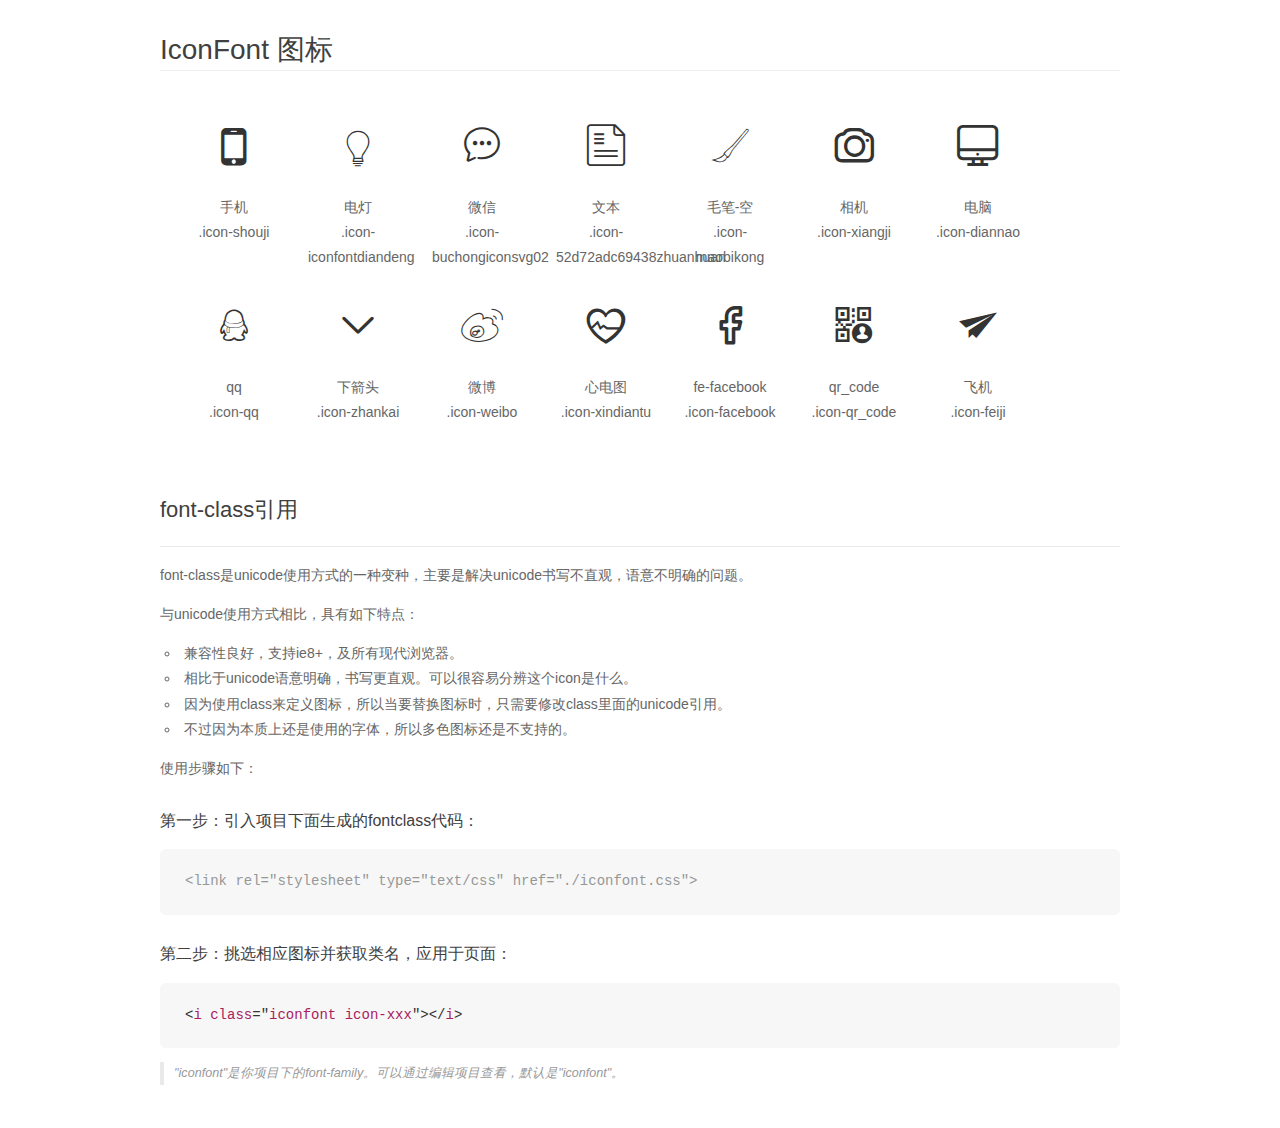
<file: 个人主页/index/iconfont/demo_fontclass.html>
<!DOCTYPE html>
<html>
<head>
    <meta charset="utf-8"/>
    <title>IconFont</title>
    <link rel="stylesheet" href="demo.css">
    <link rel="stylesheet" href="iconfont.css">
</head>
<body>
    <div class="main markdown">
        <h1>IconFont 图标</h1>
        <ul class="icon_lists clear">
            
                <li>
                <i class="icon iconfont icon-shouji"></i>
                    <div class="name">手机</div>
                    <div class="fontclass">.icon-shouji</div>
                </li>
            
                <li>
                <i class="icon iconfont icon-iconfontdiandeng"></i>
                    <div class="name">电灯</div>
                    <div class="fontclass">.icon-iconfontdiandeng</div>
                </li>
            
                <li>
                <i class="icon iconfont icon-buchongiconsvg02"></i>
                    <div class="name">微信</div>
                    <div class="fontclass">.icon-buchongiconsvg02</div>
                </li>
            
                <li>
                <i class="icon iconfont icon-52d72adc69438zhuanhuan"></i>
                    <div class="name">文本</div>
                    <div class="fontclass">.icon-52d72adc69438zhuanhuan</div>
                </li>
            
                <li>
                <i class="icon iconfont icon-maobikong"></i>
                    <div class="name">毛笔-空</div>
                    <div class="fontclass">.icon-maobikong</div>
                </li>
            
                <li>
                <i class="icon iconfont icon-xiangji"></i>
                    <div class="name">相机</div>
                    <div class="fontclass">.icon-xiangji</div>
                </li>
            
                <li>
                <i class="icon iconfont icon-diannao"></i>
                    <div class="name">电脑</div>
                    <div class="fontclass">.icon-diannao</div>
                </li>
            
                <li>
                <i class="icon iconfont icon-qq"></i>
                    <div class="name">qq</div>
                    <div class="fontclass">.icon-qq</div>
                </li>
            
                <li>
                <i class="icon iconfont icon-zhankai"></i>
                    <div class="name">下箭头</div>
                    <div class="fontclass">.icon-zhankai</div>
                </li>
            
                <li>
                <i class="icon iconfont icon-weibo"></i>
                    <div class="name">微博</div>
                    <div class="fontclass">.icon-weibo</div>
                </li>
            
                <li>
                <i class="icon iconfont icon-xindiantu"></i>
                    <div class="name">心电图</div>
                    <div class="fontclass">.icon-xindiantu</div>
                </li>
            
                <li>
                <i class="icon iconfont icon-facebook"></i>
                    <div class="name">fe-facebook</div>
                    <div class="fontclass">.icon-facebook</div>
                </li>
            
                <li>
                <i class="icon iconfont icon-qr_code"></i>
                    <div class="name">qr_code</div>
                    <div class="fontclass">.icon-qr_code</div>
                </li>
            
                <li>
                <i class="icon iconfont icon-feiji"></i>
                    <div class="name">飞机</div>
                    <div class="fontclass">.icon-feiji</div>
                </li>
            
        </ul>

        <h2 id="font-class-">font-class引用</h2>
        <hr>

        <p>font-class是unicode使用方式的一种变种，主要是解决unicode书写不直观，语意不明确的问题。</p>
        <p>与unicode使用方式相比，具有如下特点：</p>
        <ul>
        <li>兼容性良好，支持ie8+，及所有现代浏览器。</li>
        <li>相比于unicode语意明确，书写更直观。可以很容易分辨这个icon是什么。</li>
        <li>因为使用class来定义图标，所以当要替换图标时，只需要修改class里面的unicode引用。</li>
        <li>不过因为本质上还是使用的字体，所以多色图标还是不支持的。</li>
        </ul>
        <p>使用步骤如下：</p>
        <h3 id="-fontclass-">第一步：引入项目下面生成的fontclass代码：</h3>


        <pre><code class="lang-js hljs javascript"><span class="hljs-comment">&lt;link rel="stylesheet" type="text/css" href="./iconfont.css"&gt;</span></code></pre>
        <h3 id="-">第二步：挑选相应图标并获取类名，应用于页面：</h3>
        <pre><code class="lang-css hljs">&lt;<span class="hljs-selector-tag">i</span> <span class="hljs-selector-tag">class</span>="<span class="hljs-selector-tag">iconfont</span> <span class="hljs-selector-tag">icon-xxx</span>"&gt;&lt;/<span class="hljs-selector-tag">i</span>&gt;</code></pre>
        <blockquote>
        <p>"iconfont"是你项目下的font-family。可以通过编辑项目查看，默认是"iconfont"。</p>
        </blockquote>
    </div>
</body>
</html>
</file>
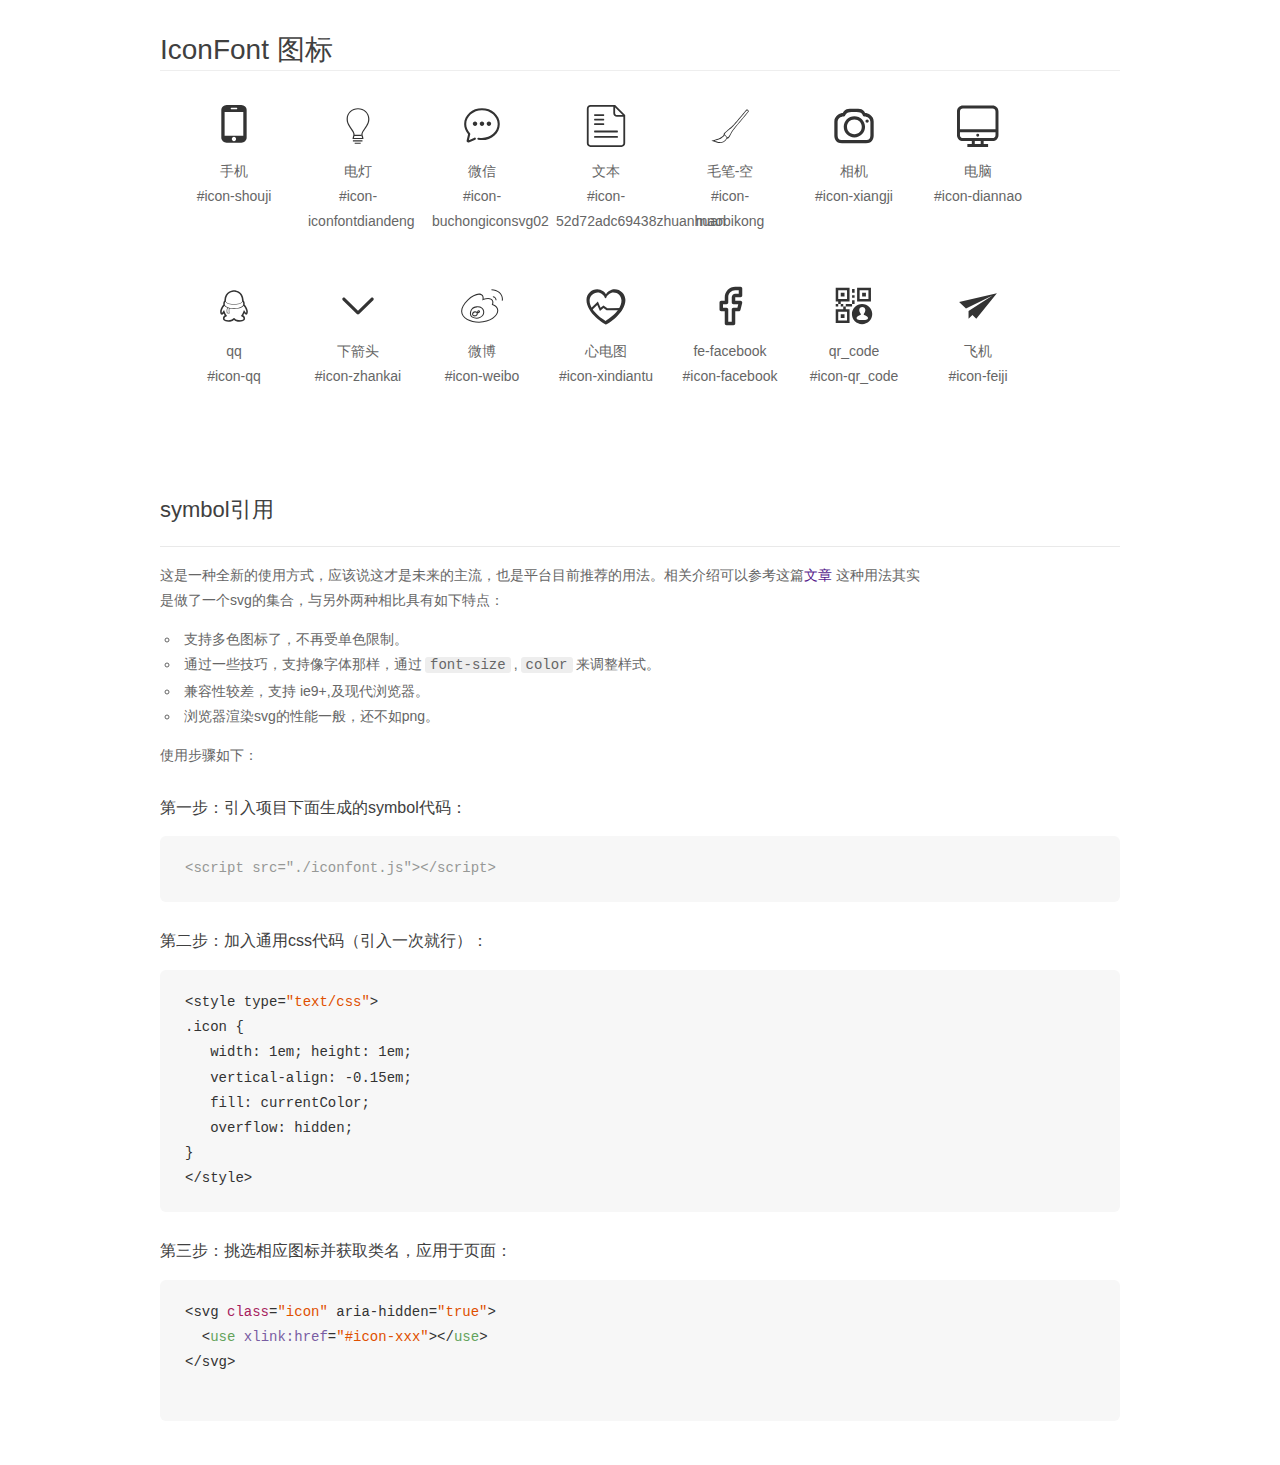
<file: 个人主页/index/iconfont/demo_symbol.html>
<!DOCTYPE html>
<html>
<head>
    <meta charset="utf-8"/>
    <title>IconFont</title>
    <link rel="stylesheet" href="demo.css">
    <script src="iconfont.js"></script>

    <style type="text/css">
        .icon {
          /* 通过设置 font-size 来改变图标大小 */
          width: 1em; height: 1em;
          /* 图标和文字相邻时，垂直对齐 */
          vertical-align: -0.15em;
          /* 通过设置 color 来改变 SVG 的颜色/fill */
          fill: currentColor;
          /* path 和 stroke 溢出 viewBox 部分在 IE 下会显示
             normalize.css 中也包含这行 */
          overflow: hidden;
        }

    </style>
</head>
<body>
    <div class="main markdown">
        <h1>IconFont 图标</h1>
        <ul class="icon_lists clear">
            
                <li>
                    <svg class="icon" aria-hidden="true">
                        <use xlink:href="#icon-shouji"></use>
                    </svg>
                    <div class="name">手机</div>
                    <div class="fontclass">#icon-shouji</div>
                </li>
            
                <li>
                    <svg class="icon" aria-hidden="true">
                        <use xlink:href="#icon-iconfontdiandeng"></use>
                    </svg>
                    <div class="name">电灯</div>
                    <div class="fontclass">#icon-iconfontdiandeng</div>
                </li>
            
                <li>
                    <svg class="icon" aria-hidden="true">
                        <use xlink:href="#icon-buchongiconsvg02"></use>
                    </svg>
                    <div class="name">微信</div>
                    <div class="fontclass">#icon-buchongiconsvg02</div>
                </li>
            
                <li>
                    <svg class="icon" aria-hidden="true">
                        <use xlink:href="#icon-52d72adc69438zhuanhuan"></use>
                    </svg>
                    <div class="name">文本</div>
                    <div class="fontclass">#icon-52d72adc69438zhuanhuan</div>
                </li>
            
                <li>
                    <svg class="icon" aria-hidden="true">
                        <use xlink:href="#icon-maobikong"></use>
                    </svg>
                    <div class="name">毛笔-空</div>
                    <div class="fontclass">#icon-maobikong</div>
                </li>
            
                <li>
                    <svg class="icon" aria-hidden="true">
                        <use xlink:href="#icon-xiangji"></use>
                    </svg>
                    <div class="name">相机</div>
                    <div class="fontclass">#icon-xiangji</div>
                </li>
            
                <li>
                    <svg class="icon" aria-hidden="true">
                        <use xlink:href="#icon-diannao"></use>
                    </svg>
                    <div class="name">电脑</div>
                    <div class="fontclass">#icon-diannao</div>
                </li>
            
                <li>
                    <svg class="icon" aria-hidden="true">
                        <use xlink:href="#icon-qq"></use>
                    </svg>
                    <div class="name">qq</div>
                    <div class="fontclass">#icon-qq</div>
                </li>
            
                <li>
                    <svg class="icon" aria-hidden="true">
                        <use xlink:href="#icon-zhankai"></use>
                    </svg>
                    <div class="name">下箭头</div>
                    <div class="fontclass">#icon-zhankai</div>
                </li>
            
                <li>
                    <svg class="icon" aria-hidden="true">
                        <use xlink:href="#icon-weibo"></use>
                    </svg>
                    <div class="name">微博</div>
                    <div class="fontclass">#icon-weibo</div>
                </li>
            
                <li>
                    <svg class="icon" aria-hidden="true">
                        <use xlink:href="#icon-xindiantu"></use>
                    </svg>
                    <div class="name">心电图</div>
                    <div class="fontclass">#icon-xindiantu</div>
                </li>
            
                <li>
                    <svg class="icon" aria-hidden="true">
                        <use xlink:href="#icon-facebook"></use>
                    </svg>
                    <div class="name">fe-facebook</div>
                    <div class="fontclass">#icon-facebook</div>
                </li>
            
                <li>
                    <svg class="icon" aria-hidden="true">
                        <use xlink:href="#icon-qr_code"></use>
                    </svg>
                    <div class="name">qr_code</div>
                    <div class="fontclass">#icon-qr_code</div>
                </li>
            
                <li>
                    <svg class="icon" aria-hidden="true">
                        <use xlink:href="#icon-feiji"></use>
                    </svg>
                    <div class="name">飞机</div>
                    <div class="fontclass">#icon-feiji</div>
                </li>
            
        </ul>


        <h2 id="symbol-">symbol引用</h2>
        <hr>

        <p>这是一种全新的使用方式，应该说这才是未来的主流，也是平台目前推荐的用法。相关介绍可以参考这篇<a href="">文章</a>
        这种用法其实是做了一个svg的集合，与另外两种相比具有如下特点：</p>
        <ul>
          <li>支持多色图标了，不再受单色限制。</li>
          <li>通过一些技巧，支持像字体那样，通过<code>font-size</code>,<code>color</code>来调整样式。</li>
          <li>兼容性较差，支持 ie9+,及现代浏览器。</li>
          <li>浏览器渲染svg的性能一般，还不如png。</li>
        </ul>
        <p>使用步骤如下：</p>
        <h3 id="-symbol-">第一步：引入项目下面生成的symbol代码：</h3>
        <pre><code class="lang-js hljs javascript"><span class="hljs-comment">&lt;script src="./iconfont.js"&gt;&lt;/script&gt;</span></code></pre>
        <h3 id="-css-">第二步：加入通用css代码（引入一次就行）：</h3>
        <pre><code class="lang-js hljs javascript">&lt;style type=<span class="hljs-string">"text/css"</span>&gt;
.icon {
   width: <span class="hljs-number">1</span>em; height: <span class="hljs-number">1</span>em;
   vertical-align: <span class="hljs-number">-0.15</span>em;
   fill: currentColor;
   overflow: hidden;
}
&lt;<span class="hljs-regexp">/style&gt;</span></code></pre>
        <h3 id="-">第三步：挑选相应图标并获取类名，应用于页面：</h3>
        <pre><code class="lang-js hljs javascript">&lt;svg <span class="hljs-class"><span class="hljs-keyword">class</span></span>=<span class="hljs-string">"icon"</span> aria-hidden=<span class="hljs-string">"true"</span>&gt;<span class="xml"><span class="hljs-tag">
  &lt;<span class="hljs-name">use</span> <span class="hljs-attr">xlink:href</span>=<span class="hljs-string">"#icon-xxx"</span>&gt;</span><span class="hljs-tag">&lt;/<span class="hljs-name">use</span>&gt;</span>
</span>&lt;<span class="hljs-regexp">/svg&gt;
        </span></code></pre>
    </div>
</body>
</html>
</file>
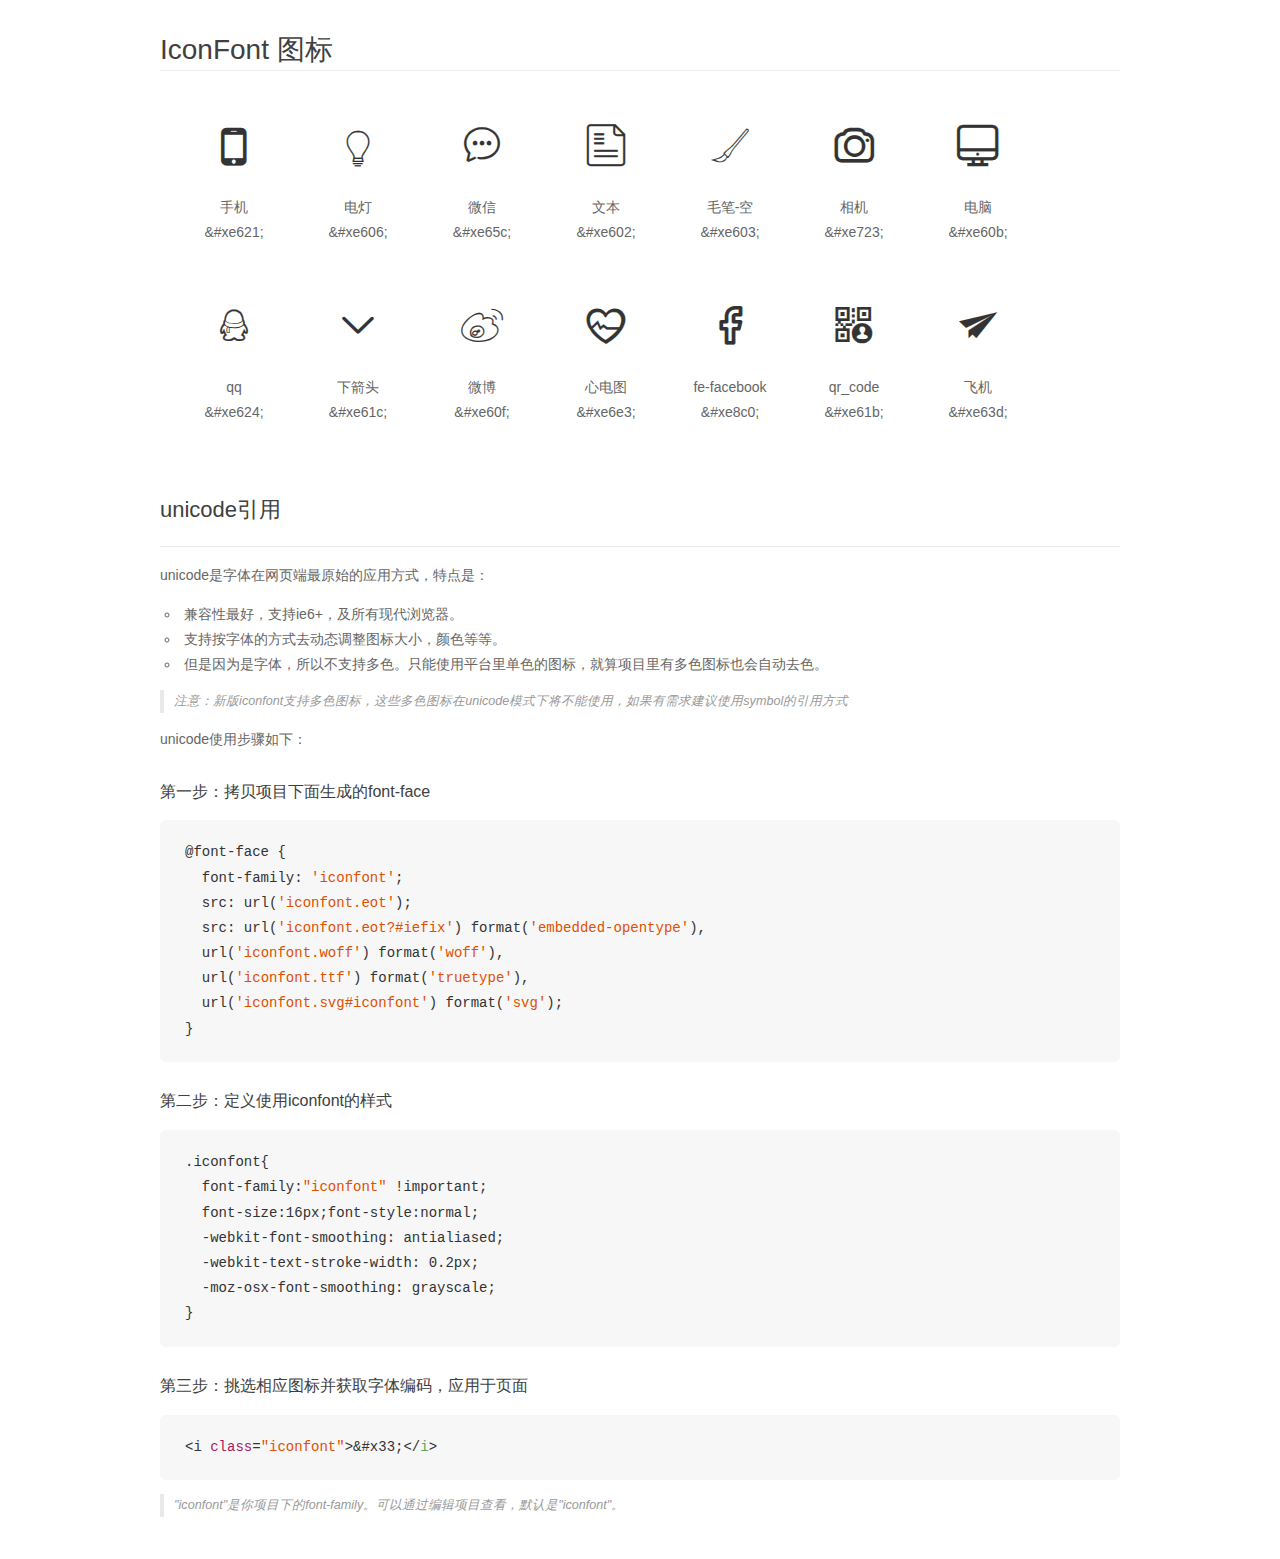
<file: 个人主页/index/iconfont/demo_unicode.html>
<!DOCTYPE html>
<html>
<head>
    <meta charset="utf-8"/>
    <title>IconFont</title>
    <link rel="stylesheet" href="demo.css">

    <style type="text/css">

        @font-face {font-family: "iconfont";
          src: url('iconfont.eot'); /* IE9*/
          src: url('iconfont.eot#iefix') format('embedded-opentype'), /* IE6-IE8 */
          url('iconfont.woff') format('woff'), /* chrome, firefox */
          url('iconfont.ttf') format('truetype'), /* chrome, firefox, opera, Safari, Android, iOS 4.2+*/
          url('iconfont.svg#iconfont') format('svg'); /* iOS 4.1- */
        }

        .iconfont {
          font-family:"iconfont" !important;
          font-size:16px;
          font-style:normal;
          -webkit-font-smoothing: antialiased;
          -webkit-text-stroke-width: 0.2px;
          -moz-osx-font-smoothing: grayscale;
        }

    </style>
</head>
<body>
    <div class="main markdown">
        <h1>IconFont 图标</h1>
        <ul class="icon_lists clear">
            
                <li>
                <i class="icon iconfont">&#xe621;</i>
                    <div class="name">手机</div>
                    <div class="code">&amp;#xe621;</div>
                </li>
            
                <li>
                <i class="icon iconfont">&#xe606;</i>
                    <div class="name">电灯</div>
                    <div class="code">&amp;#xe606;</div>
                </li>
            
                <li>
                <i class="icon iconfont">&#xe65c;</i>
                    <div class="name">微信</div>
                    <div class="code">&amp;#xe65c;</div>
                </li>
            
                <li>
                <i class="icon iconfont">&#xe602;</i>
                    <div class="name">文本</div>
                    <div class="code">&amp;#xe602;</div>
                </li>
            
                <li>
                <i class="icon iconfont">&#xe603;</i>
                    <div class="name">毛笔-空</div>
                    <div class="code">&amp;#xe603;</div>
                </li>
            
                <li>
                <i class="icon iconfont">&#xe723;</i>
                    <div class="name">相机</div>
                    <div class="code">&amp;#xe723;</div>
                </li>
            
                <li>
                <i class="icon iconfont">&#xe60b;</i>
                    <div class="name">电脑</div>
                    <div class="code">&amp;#xe60b;</div>
                </li>
            
                <li>
                <i class="icon iconfont">&#xe624;</i>
                    <div class="name">qq</div>
                    <div class="code">&amp;#xe624;</div>
                </li>
            
                <li>
                <i class="icon iconfont">&#xe61c;</i>
                    <div class="name">下箭头</div>
                    <div class="code">&amp;#xe61c;</div>
                </li>
            
                <li>
                <i class="icon iconfont">&#xe60f;</i>
                    <div class="name">微博</div>
                    <div class="code">&amp;#xe60f;</div>
                </li>
            
                <li>
                <i class="icon iconfont">&#xe6e3;</i>
                    <div class="name">心电图</div>
                    <div class="code">&amp;#xe6e3;</div>
                </li>
            
                <li>
                <i class="icon iconfont">&#xe8c0;</i>
                    <div class="name">fe-facebook</div>
                    <div class="code">&amp;#xe8c0;</div>
                </li>
            
                <li>
                <i class="icon iconfont">&#xe61b;</i>
                    <div class="name">qr_code</div>
                    <div class="code">&amp;#xe61b;</div>
                </li>
            
                <li>
                <i class="icon iconfont">&#xe63d;</i>
                    <div class="name">飞机</div>
                    <div class="code">&amp;#xe63d;</div>
                </li>
            
        </ul>
        <h2 id="unicode-">unicode引用</h2>
        <hr>

        <p>unicode是字体在网页端最原始的应用方式，特点是：</p>
        <ul>
        <li>兼容性最好，支持ie6+，及所有现代浏览器。</li>
        <li>支持按字体的方式去动态调整图标大小，颜色等等。</li>
        <li>但是因为是字体，所以不支持多色。只能使用平台里单色的图标，就算项目里有多色图标也会自动去色。</li>
        </ul>
        <blockquote>
        <p>注意：新版iconfont支持多色图标，这些多色图标在unicode模式下将不能使用，如果有需求建议使用symbol的引用方式</p>
        </blockquote>
        <p>unicode使用步骤如下：</p>
        <h3 id="-font-face">第一步：拷贝项目下面生成的font-face</h3>
        <pre><code class="lang-js hljs javascript">@font-face {
  font-family: <span class="hljs-string">'iconfont'</span>;
  src: url(<span class="hljs-string">'iconfont.eot'</span>);
  src: url(<span class="hljs-string">'iconfont.eot?#iefix'</span>) format(<span class="hljs-string">'embedded-opentype'</span>),
  url(<span class="hljs-string">'iconfont.woff'</span>) format(<span class="hljs-string">'woff'</span>),
  url(<span class="hljs-string">'iconfont.ttf'</span>) format(<span class="hljs-string">'truetype'</span>),
  url(<span class="hljs-string">'iconfont.svg#iconfont'</span>) format(<span class="hljs-string">'svg'</span>);
}
</code></pre>
        <h3 id="-iconfont-">第二步：定义使用iconfont的样式</h3>
        <pre><code class="lang-js hljs javascript">.iconfont{
  font-family:<span class="hljs-string">"iconfont"</span> !important;
  font-size:<span class="hljs-number">16</span>px;font-style:normal;
  -webkit-font-smoothing: antialiased;
  -webkit-text-stroke-width: <span class="hljs-number">0.2</span>px;
  -moz-osx-font-smoothing: grayscale;
}
</code></pre>
        <h3 id="-">第三步：挑选相应图标并获取字体编码，应用于页面</h3>
        <pre><code class="lang-js hljs javascript">&lt;i <span class="hljs-class"><span class="hljs-keyword">class</span></span>=<span class="hljs-string">"iconfont"</span>&gt;&amp;#x33;<span class="xml"><span class="hljs-tag">&lt;/<span class="hljs-name">i</span>&gt;</span></span></code></pre>

        <blockquote>
        <p>"iconfont"是你项目下的font-family。可以通过编辑项目查看，默认是"iconfont"。</p>
        </blockquote>
    </div>


</body>
</html>
</file>
<file: 个人主页/index/iconfont/iconfont.css>
@font-face {font-family: "iconfont";
  src: url('iconfont.eot?t=1515738558394'); /* IE9*/
  src: url('iconfont.eot?t=1515738558394#iefix') format('embedded-opentype'), /* IE6-IE8 */
  url('[data-uri]') format('woff'),
  url('iconfont.ttf?t=1515738558394') format('truetype'), /* chrome, firefox, opera, Safari, Android, iOS 4.2+*/
  url('iconfont.svg?t=1515738558394#iconfont') format('svg'); /* iOS 4.1- */
}

.iconfont {
  font-family:"iconfont" !important;
  font-size:16px;
  font-style:normal;
  -webkit-font-smoothing: antialiased;
  -moz-osx-font-smoothing: grayscale;
}

.icon-shouji:before { content: "\e621"; }

.icon-iconfontdiandeng:before { content: "\e606"; }

.icon-buchongiconsvg02:before { content: "\e65c"; }

.icon-52d72adc69438zhuanhuan:before { content: "\e602"; }

.icon-maobikong:before { content: "\e603"; }

.icon-xiangji:before { content: "\e723"; }

.icon-diannao:before { content: "\e60b"; }

.icon-qq:before { content: "\e624"; }

.icon-zhankai:before { content: "\e61c"; }

.icon-weibo:before { content: "\e60f"; }

.icon-xindiantu:before { content: "\e6e3"; }

.icon-facebook:before { content: "\e8c0"; }

.icon-qr_code:before { content: "\e61b"; }

.icon-feiji:before { content: "\e63d"; }
</file>
<file: 个人主页/index/iconfont/demo.css>
*{margin: 0;padding: 0;list-style: none;}
/*
KISSY CSS Reset
理念：1. reset 的目的不是清除浏览器的默认样式，这仅是部分工作。清除和重置是紧密不可分的。
2. reset 的目的不是让默认样式在所有浏览器下一致，而是减少默认样式有可能带来的问题。
3. reset 期望提供一套普适通用的基础样式。但没有银弹，推荐根据具体需求，裁剪和修改后再使用。
特色：1. 适应中文；2. 基于最新主流浏览器。
维护：玉伯<lifesinger@gmail.com>, 正淳<ragecarrier@gmail.com>
 */

/** 清除内外边距 **/
body, h1, h2, h3, h4, h5, h6, hr, p, blockquote, /* structural elements 结构元素 */
dl, dt, dd, ul, ol, li, /* list elements 列表元素 */
pre, /* text formatting elements 文本格式元素 */
form, fieldset, legend, button, input, textarea, /* form elements 表单元素 */
th, td /* table elements 表格元素 */ {
  margin: 0;
  padding: 0;
}

/** 设置默认字体 **/
body,
button, input, select, textarea /* for ie */ {
  font: 12px/1.5 tahoma, arial, \5b8b\4f53, sans-serif;
}
h1, h2, h3, h4, h5, h6 { font-size: 100%; }
address, cite, dfn, em, var { font-style: normal; } /* 将斜体扶正 */
code, kbd, pre, samp { font-family: courier new, courier, monospace; } /* 统一等宽字体 */
small { font-size: 12px; } /* 小于 12px 的中文很难阅读，让 small 正常化 */

/** 重置列表元素 **/
ul, ol { list-style: none; }

/** 重置文本格式元素 **/
a { text-decoration: none; }
a:hover { text-decoration: underline; }


/** 重置表单元素 **/
legend { color: #000; } /* for ie6 */
fieldset, img { border: 0; } /* img 搭车：让链接里的 img 无边框 */
button, input, select, textarea { font-size: 100%; } /* 使得表单元素在 ie 下能继承字体大小 */
/* 注：optgroup 无法扶正 */

/** 重置表格元素 **/
table { border-collapse: collapse; border-spacing: 0; }

/* 清除浮动 */
.ks-clear:after, .clear:after {
  content: '\20';
  display: block;
  height: 0;
  clear: both;
}
.ks-clear, .clear {
  *zoom: 1;
}

.main {
  padding: 30px 100px;
width: 960px;
margin: 0 auto;
}
.main h1{font-size:36px; color:#333; text-align:left;margin-bottom:30px; border-bottom: 1px solid #eee;}

.helps{margin-top:40px;}
.helps pre{
  padding:20px;
  margin:10px 0;
  border:solid 1px #e7e1cd;
  background-color: #fffdef;
  overflow: auto;
}

.icon_lists{
  width: 100% !important;

}

.icon_lists li{
  float:left;
  width: 100px;
  height:180px;
  text-align: center;
  list-style: none !important;
}
.icon_lists .icon{
  font-size: 42px;
  line-height: 100px;
  margin: 10px 0;
  color:#333;
  -webkit-transition: font-size 0.25s ease-out 0s;
  -moz-transition: font-size 0.25s ease-out 0s;
  transition: font-size 0.25s ease-out 0s;

}
.icon_lists .icon:hover{
  font-size: 100px;
}



.markdown {
  color: #666;
  font-size: 14px;
  line-height: 1.8;
}

.highlight {
  line-height: 1.5;
}

.markdown img {
  vertical-align: middle;
  max-width: 100%;
}

.markdown h1 {
  color: #404040;
  font-weight: 500;
  line-height: 40px;
  margin-bottom: 24px;
}

.markdown h2,
.markdown h3,
.markdown h4,
.markdown h5,
.markdown h6 {
  color: #404040;
  margin: 1.6em 0 0.6em 0;
  font-weight: 500;
  clear: both;
}

.markdown h1 {
  font-size: 28px;
}

.markdown h2 {
  font-size: 22px;
}

.markdown h3 {
  font-size: 16px;
}

.markdown h4 {
  font-size: 14px;
}

.markdown h5 {
  font-size: 12px;
}

.markdown h6 {
  font-size: 12px;
}

.markdown hr {
  height: 1px;
  border: 0;
  background: #e9e9e9;
  margin: 16px 0;
  clear: both;
}

.markdown p,
.markdown pre {
  margin: 1em 0;
}

.markdown > p,
.markdown > blockquote,
.markdown > .highlight,
.markdown > ol,
.markdown > ul {
  width: 80%;
}

.markdown ul > li {
  list-style: circle;
}

.markdown > ul li,
.markdown blockquote ul > li {
  margin-left: 20px;
  padding-left: 4px;
}

.markdown > ul li p,
.markdown > ol li p {
  margin: 0.6em 0;
}

.markdown ol > li {
  list-style: decimal;
}

.markdown > ol li,
.markdown blockquote ol > li {
  margin-left: 20px;
  padding-left: 4px;
}

.markdown code {
  margin: 0 3px;
  padding: 0 5px;
  background: #eee;
  border-radius: 3px;
}

.markdown pre {
  border-radius: 6px;
  background: #f7f7f7;
  padding: 20px;
}

.markdown pre code {
  border: none;
  background: #f7f7f7;
  margin: 0;
}

.markdown strong,
.markdown b {
  font-weight: 600;
}

.markdown > table {
  border-collapse: collapse;
  border-spacing: 0px;
  empty-cells: show;
  border: 1px solid #e9e9e9;
  width: 95%;
  margin-bottom: 24px;
}

.markdown > table th {
  white-space: nowrap;
  color: #333;
  font-weight: 600;

}

.markdown > table th,
.markdown > table td {
  border: 1px solid #e9e9e9;
  padding: 8px 16px;
  text-align: left;
}

.markdown > table th {
  background: #F7F7F7;
}

.markdown blockquote {
  font-size: 90%;
  color: #999;
  border-left: 4px solid #e9e9e9;
  padding-left: 0.8em;
  margin: 1em 0;
  font-style: italic;
}

.markdown blockquote p {
  margin: 0;
}

.markdown .anchor {
  opacity: 0;
  transition: opacity 0.3s ease;
  margin-left: 8px;
}

.markdown .waiting {
  color: #ccc;
}

.markdown h1:hover .anchor,
.markdown h2:hover .anchor,
.markdown h3:hover .anchor,
.markdown h4:hover .anchor,
.markdown h5:hover .anchor,
.markdown h6:hover .anchor {
  opacity: 1;
  display: inline-block;
}

.markdown > br,
.markdown > p > br {
  clear: both;
}


.hljs {
  display: block;
  background: white;
  padding: 0.5em;
  color: #333333;
  overflow-x: auto;
}

.hljs-comment,
.hljs-meta {
  color: #969896;
}

.hljs-string,
.hljs-variable,
.hljs-template-variable,
.hljs-strong,
.hljs-emphasis,
.hljs-quote {
  color: #df5000;
}

.hljs-keyword,
.hljs-selector-tag,
.hljs-type {
  color: #a71d5d;
}

.hljs-literal,
.hljs-symbol,
.hljs-bullet,
.hljs-attribute {
  color: #0086b3;
}

.hljs-section,
.hljs-name {
  color: #63a35c;
}

.hljs-tag {
  color: #333333;
}

.hljs-title,
.hljs-attr,
.hljs-selector-id,
.hljs-selector-class,
.hljs-selector-attr,
.hljs-selector-pseudo {
  color: #795da3;
}

.hljs-addition {
  color: #55a532;
  background-color: #eaffea;
}

.hljs-deletion {
  color: #bd2c00;
  background-color: #ffecec;
}

.hljs-link {
  text-decoration: underline;
}

pre{
  background: #fff;
}
</file>
